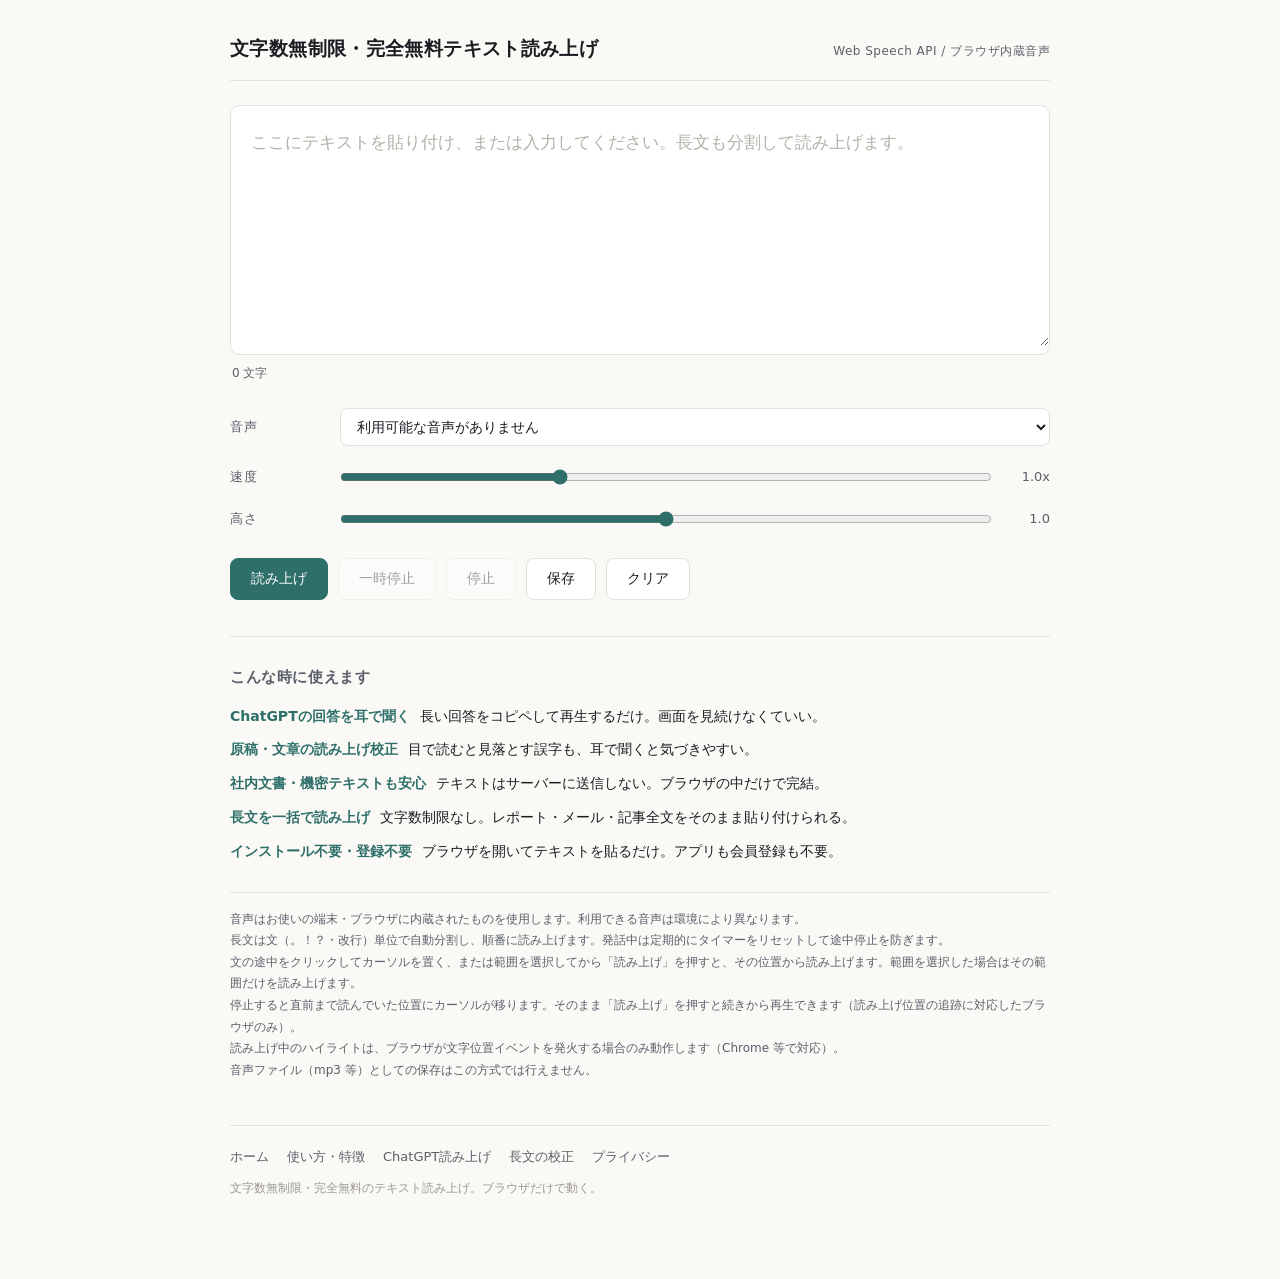
<file: index.html>
<!DOCTYPE html>
<html lang="ja">
<head>
<meta charset="UTF-8">
<meta name="viewport" content="width=device-width, initial-scale=1.0">
<title>文字数無制限・完全無料テキスト読み上げ｜登録不要・送信なし</title>
<meta name="description" content="貼り付けて押すだけ。文字数無制限・登録不要・完全無料のテキスト読み上げツール。入力テキストはサーバーに送信せず、ブラウザ内蔵の音声でそのまま読み上げます。文の途中を選んでその位置から読み上げることもできます。">
<link rel="canonical" href="https://tts-site-c5m.pages.dev/">
<meta name="google-site-verification" content="AQ5RBZ-YAvPwVHQzSS7rhf0BMZcbvvmTsdCmQfSVMoI">
<meta name="robots" content="index, follow">

<!-- OGP -->
<meta property="og:type" content="website">
<meta property="og:title" content="文字数無制限・完全無料テキスト読み上げ｜登録不要・送信なし">
<meta property="og:description" content="貼って押すだけ。文字数無制限・送信なし・登録不要のテキスト読み上げツール。">
<meta property="og:url" content="https://tts-site-c5m.pages.dev/">
<meta property="og:image" content="https://tts-site-c5m.pages.dev/assets/og.png">
<meta property="og:site_name" content="文字数無制限・完全無料テキスト読み上げ">
<meta property="og:locale" content="ja_JP">

<!-- Twitter Card -->
<meta name="twitter:card" content="summary_large_image">
<meta name="twitter:title" content="文字数無制限・完全無料テキスト読み上げ｜登録不要・送信なし">
<meta name="twitter:description" content="貼って押すだけ。文字数無制限・送信なし・登録不要のテキスト読み上げツール。">
<meta name="twitter:image" content="https://tts-site-c5m.pages.dev/assets/og.png">

<link rel="icon" href="assets/favicon.svg" type="image/svg+xml">
<link rel="stylesheet" href="assets/style.css">

<!-- 構造化データ -->
<script type="application/ld+json">
{
  "@context": "https://schema.org",
  "@type": "WebApplication",
  "name": "文字数無制限・完全無料テキスト読み上げ",
  "url": "https://tts-site-c5m.pages.dev/",
  "description": "文字数無制限・完全無料のブラウザ完結型テキスト読み上げツール。入力テキストを外部に送信せず、登録不要で読み上げます。",
  "applicationCategory": "UtilityApplication",
  "operatingSystem": "Web ブラウザ",
  "browserRequirements": "Web Speech API 対応ブラウザ",
  "inLanguage": "ja",
  "offers": { "@type": "Offer", "price": "0", "priceCurrency": "JPY" }
}
</script>
<script type="application/ld+json">
{
  "@context": "https://schema.org",
  "@type": "FAQPage",
  "mainEntity": [
    {
      "@type": "Question",
      "name": "無料で使えますか？",
      "acceptedAnswer": { "@type": "Answer", "text": "はい、完全無料です。登録もログインも不要で、すべての機能を無料で利用できます。" }
    },
    {
      "@type": "Question",
      "name": "文字数の制限はありますか？",
      "acceptedAnswer": { "@type": "Answer", "text": "ありません。長文は文単位で自動分割して連続再生します。ChatGPTの回答やレポート全文など、どれだけ長くても読み上げできます。" }
    },
    {
      "@type": "Question",
      "name": "入力したテキストはサーバーに送信されますか？",
      "acceptedAnswer": { "@type": "Answer", "text": "送信されません。読み上げはブラウザの内蔵機能だけで完結するため、テキストが外部に送られることはありません。社内文書や機密情報でも安心して使えます。" }
    },
    {
      "@type": "Question",
      "name": "アプリのインストールは必要ですか？",
      "acceptedAnswer": { "@type": "Answer", "text": "不要です。Chrome・Edge・Safari などのブラウザで直接使えます。インストールも会員登録も必要ありません。" }
    },
    {
      "@type": "Question",
      "name": "途中から読み上げることはできますか？",
      "acceptedAnswer": { "@type": "Answer", "text": "できます。文の途中をクリックしてカーソルを置いてから「読み上げ」を押すと、その位置から再生します。範囲を選択してから押すと、その部分だけを読み上げます。" }
    },
    {
      "@type": "Question",
      "name": "スマートフォンでも使えますか？",
      "acceptedAnswer": { "@type": "Answer", "text": "使えます。ただしiPhone（Safari）は画面をロックしたりバックグラウンドにすると読み上げが停止します。画面を表示したままお使いください。" }
    }
  ]
}
</script>
</head>
<body>
<div class="wrap">
  <header>
    <h1>文字数無制限・完全無料テキスト読み上げ</h1>
    <span class="sub">Web Speech API / ブラウザ内蔵音声</span>
  </header>

  <div class="editor">
    <div id="highlight" class="layer" aria-hidden="true"></div>
    <textarea id="input" class="layer" aria-label="読み上げるテキスト" placeholder="ここにテキストを貼り付け、または入力してください。長文も分割して読み上げます。"></textarea>
  </div>
  <div class="meta">
    <span id="count">0 文字</span>
    <span id="status" role="status" aria-live="polite"></span>
  </div>

  <div class="controls">
    <div class="row">
      <label class="k" for="voice">音声</label>
      <select id="voice"></select>
    </div>
    <div class="row">
      <label class="k" for="rate">速度</label>
      <div class="slider-row">
        <input type="range" id="rate" min="0.5" max="2" step="0.1" value="1" aria-label="読み上げ速度">
        <span class="val" id="rateVal">1.0x</span>
      </div>
    </div>
    <div class="row">
      <label class="k" for="pitch">高さ</label>
      <div class="slider-row">
        <input type="range" id="pitch" min="0" max="2" step="0.1" value="1" aria-label="声の高さ">
        <span class="val" id="pitchVal">1.0</span>
      </div>
    </div>
  </div>

  <div class="actions">
    <button id="play" class="primary" aria-label="読み上げを開始">読み上げ</button>
    <button id="pause" disabled aria-label="一時停止／再開">一時停止</button>
    <button id="stop" disabled aria-label="読み上げを停止">停止</button>
    <button id="save" aria-label="テキストをファイルに保存">保存</button>
    <button id="clear" aria-label="テキストを消去">クリア</button>
  </div>

  <div id="warn" class="warn" role="alert"></div>

  <section class="feature-section">
    <h2>こんな時に使えます</h2>
    <ul class="feature-list">
      <li><span class="feat-label">ChatGPTの回答を耳で聞く</span>長い回答をコピペして再生するだけ。画面を見続けなくていい。</li>
      <li><span class="feat-label">原稿・文章の読み上げ校正</span>目で読むと見落とす誤字も、耳で聞くと気づきやすい。</li>
      <li><span class="feat-label">社内文書・機密テキストも安心</span>テキストはサーバーに送信しない。ブラウザの中だけで完結。</li>
      <li><span class="feat-label">長文を一括で読み上げ</span>文字数制限なし。レポート・メール・記事全文をそのまま貼り付けられる。</li>
      <li><span class="feat-label">インストール不要・登録不要</span>ブラウザを開いてテキストを貼るだけ。アプリも会員登録も不要。</li>
    </ul>
  </section>

  <div class="note">
    音声はお使いの端末・ブラウザに内蔵されたものを使用します。利用できる音声は環境により異なります。<br>
    長文は文（。！？・改行）単位で自動分割し、順番に読み上げます。発話中は定期的にタイマーをリセットして途中停止を防ぎます。<br>
    文の途中をクリックしてカーソルを置く、または範囲を選択してから「読み上げ」を押すと、その位置から読み上げます。範囲を選択した場合はその範囲だけを読み上げます。<br>
    停止すると直前まで読んでいた位置にカーソルが移ります。そのまま「読み上げ」を押すと続きから再生できます（読み上げ位置の追跡に対応したブラウザのみ）。<br>
    読み上げ中のハイライトは、ブラウザが文字位置イベントを発火する場合のみ動作します（Chrome 等で対応）。<br>
    音声ファイル（mp3 等）としての保存はこの方式では行えません。
  </div>

  <footer class="site-footer">
    <nav>
      <a href="index.html">ホーム</a>
      <a href="about.html">使い方・特徴</a>
      <a href="guide/chatgpt-tts.html">ChatGPT読み上げ</a>
      <a href="guide/long-text-tts.html">長文の校正</a>
      <a href="privacy.html">プライバシー</a>
    </nav>
    <p class="copyright">文字数無制限・完全無料のテキスト読み上げ。ブラウザだけで動く。</p>
  </footer>
</div>

<script src="assets/tts.js"></script>
</body>
</html>
</file>
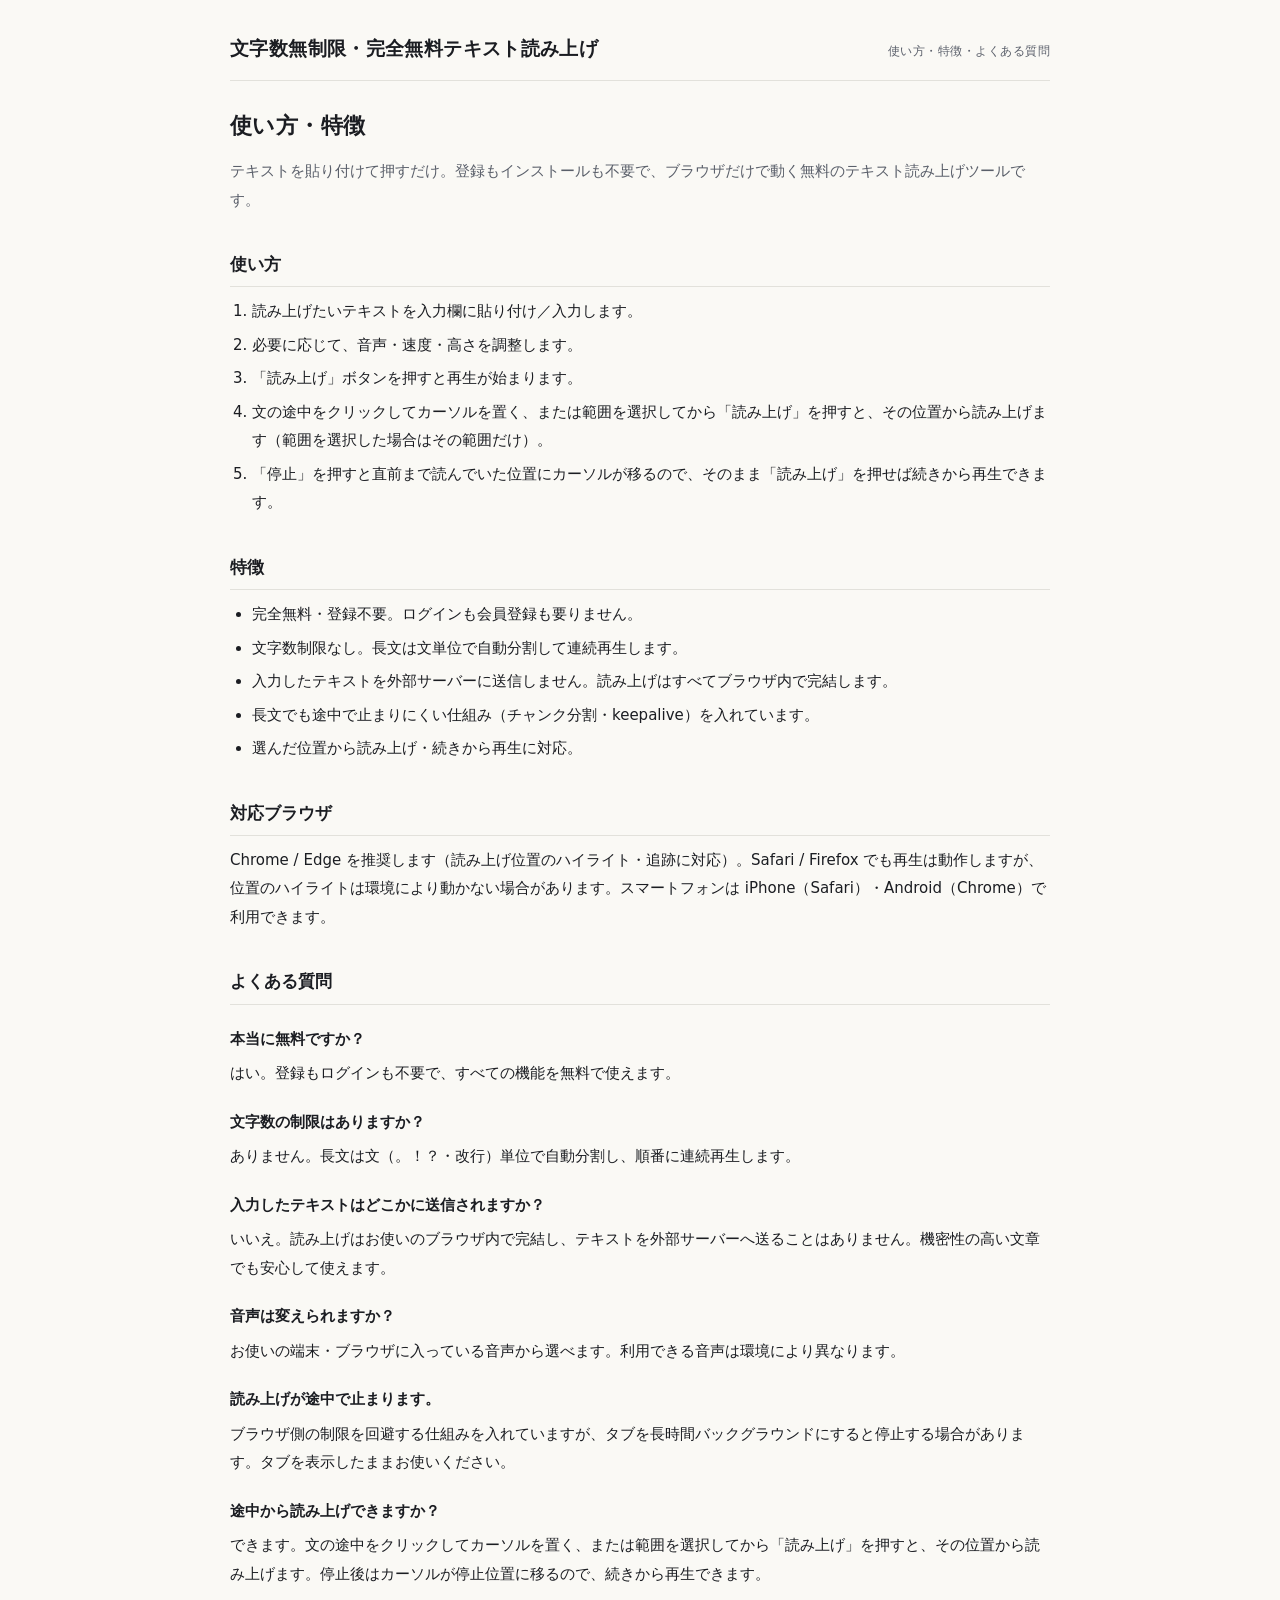
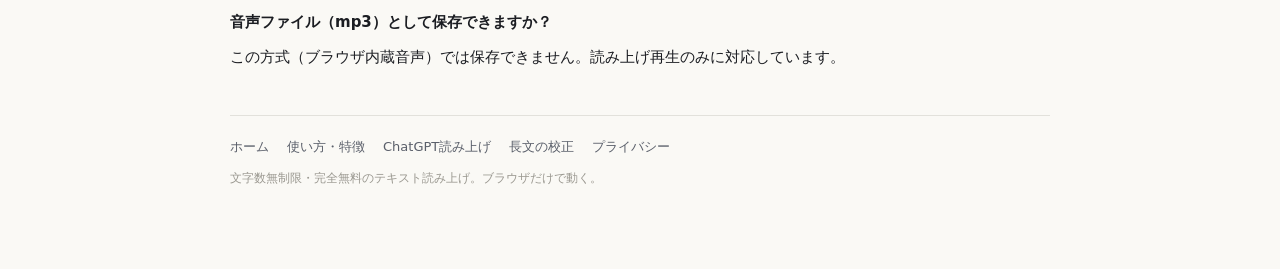
<file: about.html>
<!DOCTYPE html>
<html lang="ja">
<head>
<meta charset="UTF-8">
<meta name="viewport" content="width=device-width, initial-scale=1.0">
<title>無料テキスト読み上げの使い方・特徴・よくある質問｜登録不要・文字数無制限</title>
<meta name="description" content="無料テキスト読み上げツールの使い方と特徴を解説。文字数無制限・登録不要・テキスト送信なし。ChatGPTの回答や長文原稿をブラウザだけで読み上げる方法、途中から再生する方法も紹介。">
<link rel="canonical" href="https://tts-site-c5m.pages.dev/about.html">
<meta name="robots" content="index, follow">
<meta property="og:type" content="article">
<meta property="og:title" content="使い方・特徴・よくある質問｜テキスト読み上げ">
<meta property="og:description" content="完全無料・登録不要のテキスト読み上げツールの使い方と特徴、よくある質問。">
<meta property="og:url" content="https://tts-site-c5m.pages.dev/about.html">
<meta property="og:image" content="https://tts-site-c5m.pages.dev/assets/og.png">
<meta property="og:site_name" content="テキスト読み上げ">
<meta property="og:locale" content="ja_JP">
<link rel="icon" href="assets/favicon.svg" type="image/svg+xml">
<link rel="stylesheet" href="assets/style.css">
</head>
<body>
<div class="wrap">
  <header>
    <a href="index.html" class="brand">文字数無制限・完全無料テキスト読み上げ</a>
    <span class="sub">使い方・特徴・よくある質問</span>
  </header>

  <main class="page">
    <h1>使い方・特徴</h1>
    <p class="lead">テキストを貼り付けて押すだけ。登録もインストールも不要で、ブラウザだけで動く無料のテキスト読み上げツールです。</p>

    <h2>使い方</h2>
    <ol>
      <li>読み上げたいテキストを入力欄に貼り付け／入力します。</li>
      <li>必要に応じて、音声・速度・高さを調整します。</li>
      <li>「読み上げ」ボタンを押すと再生が始まります。</li>
      <li>文の途中をクリックしてカーソルを置く、または範囲を選択してから「読み上げ」を押すと、その位置から読み上げます（範囲を選択した場合はその範囲だけ）。</li>
      <li>「停止」を押すと直前まで読んでいた位置にカーソルが移るので、そのまま「読み上げ」を押せば続きから再生できます。</li>
    </ol>

    <h2>特徴</h2>
    <ul>
      <li>完全無料・登録不要。ログインも会員登録も要りません。</li>
      <li>文字数制限なし。長文は文単位で自動分割して連続再生します。</li>
      <li>入力したテキストを外部サーバーに送信しません。読み上げはすべてブラウザ内で完結します。</li>
      <li>長文でも途中で止まりにくい仕組み（チャンク分割・keepalive）を入れています。</li>
      <li>選んだ位置から読み上げ・続きから再生に対応。</li>
    </ul>

    <h2>対応ブラウザ</h2>
    <p>Chrome / Edge を推奨します（読み上げ位置のハイライト・追跡に対応）。Safari / Firefox でも再生は動作しますが、位置のハイライトは環境により動かない場合があります。スマートフォンは iPhone（Safari）・Android（Chrome）で利用できます。</p>

    <h2>よくある質問</h2>
    <dl class="faq">
      <dt>本当に無料ですか？</dt>
      <dd>はい。登録もログインも不要で、すべての機能を無料で使えます。</dd>

      <dt>文字数の制限はありますか？</dt>
      <dd>ありません。長文は文（。！？・改行）単位で自動分割し、順番に連続再生します。</dd>

      <dt>入力したテキストはどこかに送信されますか？</dt>
      <dd>いいえ。読み上げはお使いのブラウザ内で完結し、テキストを外部サーバーへ送ることはありません。機密性の高い文章でも安心して使えます。</dd>

      <dt>音声は変えられますか？</dt>
      <dd>お使いの端末・ブラウザに入っている音声から選べます。利用できる音声は環境により異なります。</dd>

      <dt>読み上げが途中で止まります。</dt>
      <dd>ブラウザ側の制限を回避する仕組みを入れていますが、タブを長時間バックグラウンドにすると停止する場合があります。タブを表示したままお使いください。</dd>

      <dt>途中から読み上げできますか？</dt>
      <dd>できます。文の途中をクリックしてカーソルを置く、または範囲を選択してから「読み上げ」を押すと、その位置から読み上げます。停止後はカーソルが停止位置に移るので、続きから再生できます。</dd>

      <dt>音声ファイル（mp3）として保存できますか？</dt>
      <dd>この方式（ブラウザ内蔵音声）では保存できません。読み上げ再生のみに対応しています。</dd>
    </dl>
  </main>

  <footer class="site-footer">
    <nav>
      <a href="index.html">ホーム</a>
      <a href="about.html">使い方・特徴</a>
      <a href="guide/chatgpt-tts.html">ChatGPT読み上げ</a>
      <a href="guide/long-text-tts.html">長文の校正</a>
      <a href="privacy.html">プライバシー</a>
    </nav>
    <p class="copyright">文字数無制限・完全無料のテキスト読み上げ。ブラウザだけで動く。</p>
  </footer>
</div>
</body>
</html>
</file>
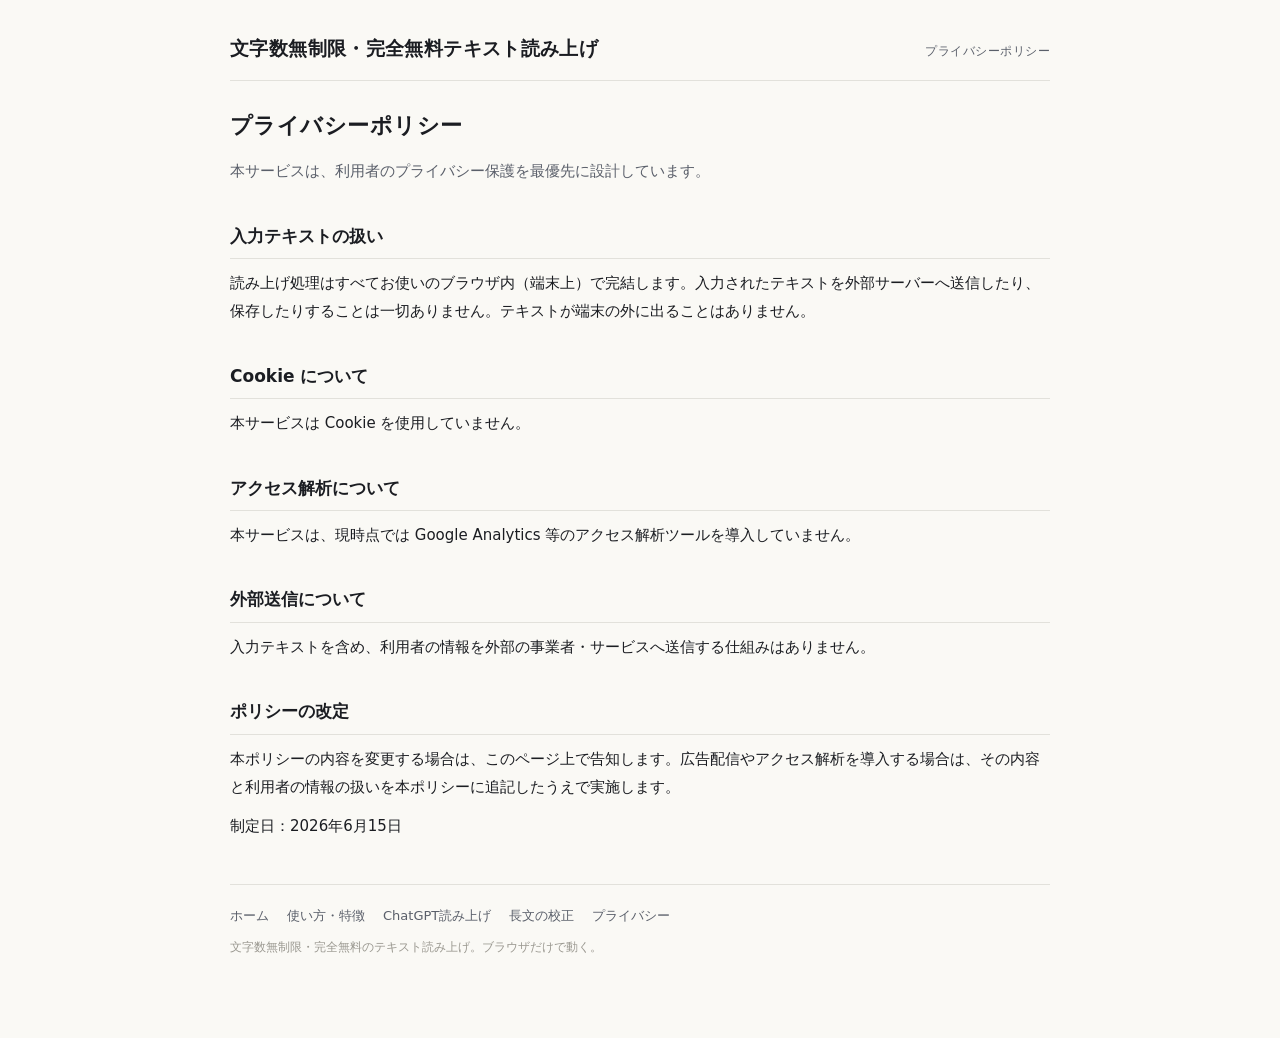
<file: privacy.html>
<!DOCTYPE html>
<html lang="ja">
<head>
<meta charset="UTF-8">
<meta name="viewport" content="width=device-width, initial-scale=1.0">
<title>プライバシーポリシー｜テキスト読み上げ</title>
<meta name="description" content="テキスト読み上げツールのプライバシーポリシー。入力テキストは外部に送信せず、ブラウザ内で完結します。Cookie・アクセス解析は使用していません。">
<link rel="canonical" href="https://tts-site-c5m.pages.dev/privacy.html">
<meta name="robots" content="index, follow">
<meta property="og:type" content="article">
<meta property="og:title" content="プライバシーポリシー｜テキスト読み上げ">
<meta property="og:description" content="入力テキストは外部に送信せず、ブラウザ内で完結します。">
<meta property="og:url" content="https://tts-site-c5m.pages.dev/privacy.html">
<meta property="og:image" content="https://tts-site-c5m.pages.dev/assets/og.png">
<meta property="og:site_name" content="テキスト読み上げ">
<meta property="og:locale" content="ja_JP">
<link rel="icon" href="assets/favicon.svg" type="image/svg+xml">
<link rel="stylesheet" href="assets/style.css">
</head>
<body>
<div class="wrap">
  <header>
    <a href="index.html" class="brand">文字数無制限・完全無料テキスト読み上げ</a>
    <span class="sub">プライバシーポリシー</span>
  </header>

  <main class="page">
    <h1>プライバシーポリシー</h1>
    <p class="lead">本サービスは、利用者のプライバシー保護を最優先に設計しています。</p>

    <h2>入力テキストの扱い</h2>
    <p>読み上げ処理はすべてお使いのブラウザ内（端末上）で完結します。入力されたテキストを外部サーバーへ送信したり、保存したりすることは一切ありません。テキストが端末の外に出ることはありません。</p>

    <h2>Cookie について</h2>
    <p>本サービスは Cookie を使用していません。</p>

    <h2>アクセス解析について</h2>
    <p>本サービスは、現時点では Google Analytics 等のアクセス解析ツールを導入していません。</p>

    <h2>外部送信について</h2>
    <p>入力テキストを含め、利用者の情報を外部の事業者・サービスへ送信する仕組みはありません。</p>

    <h2>ポリシーの改定</h2>
    <p>本ポリシーの内容を変更する場合は、このページ上で告知します。広告配信やアクセス解析を導入する場合は、その内容と利用者の情報の扱いを本ポリシーに追記したうえで実施します。</p>

    <p>制定日：2026年6月15日</p>
  </main>

  <footer class="site-footer">
    <nav>
      <a href="index.html">ホーム</a>
      <a href="about.html">使い方・特徴</a>
      <a href="guide/chatgpt-tts.html">ChatGPT読み上げ</a>
      <a href="guide/long-text-tts.html">長文の校正</a>
      <a href="privacy.html">プライバシー</a>
    </nav>
    <p class="copyright">文字数無制限・完全無料のテキスト読み上げ。ブラウザだけで動く。</p>
  </footer>
</div>
</body>
</html>
</file>
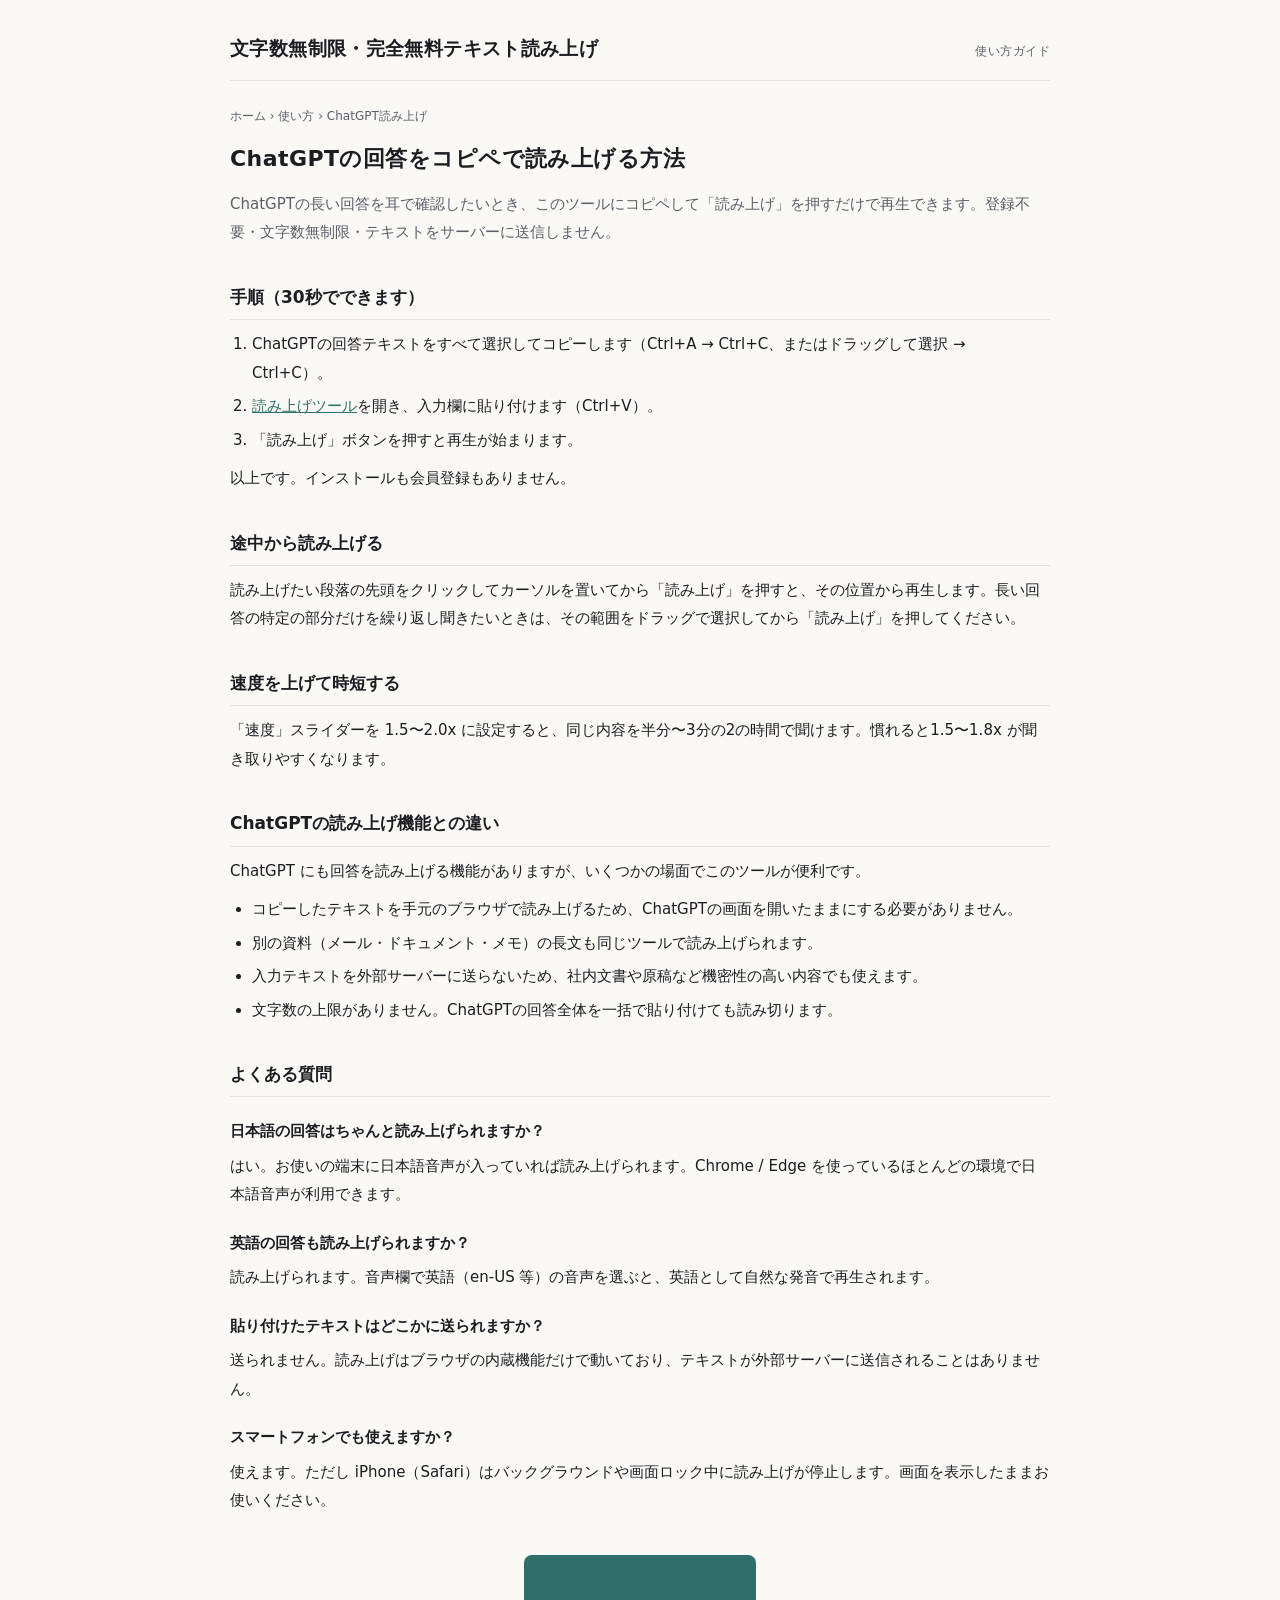
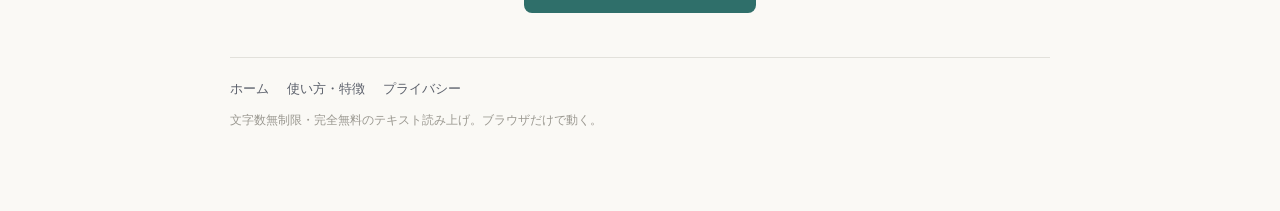
<file: guide/chatgpt-tts.html>
<!DOCTYPE html>
<html lang="ja">
<head>
<meta charset="UTF-8">
<meta name="viewport" content="width=device-width, initial-scale=1.0">
<title>ChatGPTの回答をコピペで読み上げる方法｜テキスト読み上げ</title>
<meta name="description" content="ChatGPTの長い回答を耳で聞く方法を解説。コピペして「読み上げ」を押すだけ。登録不要・文字数無制限・テキストをサーバーに送信しないブラウザ完結ツールで、ChatGPTの回答を読み上げます。">
<link rel="canonical" href="https://tts-site-c5m.pages.dev/guide/chatgpt-tts.html">
<meta name="robots" content="index, follow">
<meta property="og:type" content="article">
<meta property="og:title" content="ChatGPTの回答をコピペで読み上げる方法">
<meta property="og:description" content="ChatGPTの長い回答を耳で聞く方法を解説。コピペして「読み上げ」を押すだけ。">
<meta property="og:url" content="https://tts-site-c5m.pages.dev/guide/chatgpt-tts.html">
<meta property="og:image" content="https://tts-site-c5m.pages.dev/assets/og.png">
<meta property="og:site_name" content="テキスト読み上げ">
<meta property="og:locale" content="ja_JP">
<meta name="twitter:card" content="summary_large_image">
<meta name="twitter:title" content="ChatGPTの回答をコピペで読み上げる方法">
<meta name="twitter:description" content="ChatGPTの長い回答を耳で聞く方法を解説。コピペして「読み上げ」を押すだけ。">
<meta name="twitter:image" content="https://tts-site-c5m.pages.dev/assets/og.png">
<link rel="icon" href="../assets/favicon.svg" type="image/svg+xml">
<link rel="stylesheet" href="../assets/style.css">

<script type="application/ld+json">
{
  "@context": "https://schema.org",
  "@type": "Article",
  "headline": "ChatGPTの回答をコピペで読み上げる方法",
  "description": "ChatGPTの長い回答を耳で聞く方法。コピペして「読み上げ」を押すだけで文字数無制限に読み上げます。",
  "url": "https://tts-site-c5m.pages.dev/guide/chatgpt-tts.html",
  "inLanguage": "ja",
  "publisher": {
    "@type": "Organization",
    "name": "テキスト読み上げ",
    "url": "https://tts-site-c5m.pages.dev/"
  }
}
</script>
</head>
<body>
<div class="wrap">
  <header>
    <a href="../index.html" class="brand">文字数無制限・完全無料テキスト読み上げ</a>
    <span class="sub">使い方ガイド</span>
  </header>

  <main class="page">
    <p class="page-breadcrumb"><a href="../index.html">ホーム</a> &rsaquo; <a href="../about.html">使い方</a> &rsaquo; ChatGPT読み上げ</p>

    <h1>ChatGPTの回答をコピペで読み上げる方法</h1>
    <p class="lead">ChatGPTの長い回答を耳で確認したいとき、このツールにコピペして「読み上げ」を押すだけで再生できます。登録不要・文字数無制限・テキストをサーバーに送信しません。</p>

    <h2>手順（30秒でできます）</h2>
    <ol>
      <li>ChatGPTの回答テキストをすべて選択してコピーします（Ctrl+A → Ctrl+C、またはドラッグして選択 → Ctrl+C）。</li>
      <li><a href="../index.html">読み上げツール</a>を開き、入力欄に貼り付けます（Ctrl+V）。</li>
      <li>「読み上げ」ボタンを押すと再生が始まります。</li>
    </ol>

    <p>以上です。インストールも会員登録もありません。</p>

    <h2>途中から読み上げる</h2>
    <p>読み上げたい段落の先頭をクリックしてカーソルを置いてから「読み上げ」を押すと、その位置から再生します。長い回答の特定の部分だけを繰り返し聞きたいときは、その範囲をドラッグで選択してから「読み上げ」を押してください。</p>

    <h2>速度を上げて時短する</h2>
    <p>「速度」スライダーを 1.5〜2.0x に設定すると、同じ内容を半分〜3分の2の時間で聞けます。慣れると1.5〜1.8x が聞き取りやすくなります。</p>

    <h2>ChatGPTの読み上げ機能との違い</h2>
    <p>ChatGPT にも回答を読み上げる機能がありますが、いくつかの場面でこのツールが便利です。</p>
    <ul>
      <li>コピーしたテキストを手元のブラウザで読み上げるため、ChatGPTの画面を開いたままにする必要がありません。</li>
      <li>別の資料（メール・ドキュメント・メモ）の長文も同じツールで読み上げられます。</li>
      <li>入力テキストを外部サーバーに送らないため、社内文書や原稿など機密性の高い内容でも使えます。</li>
      <li>文字数の上限がありません。ChatGPTの回答全体を一括で貼り付けても読み切ります。</li>
    </ul>

    <h2>よくある質問</h2>
    <dl class="faq">
      <dt>日本語の回答はちゃんと読み上げられますか？</dt>
      <dd>はい。お使いの端末に日本語音声が入っていれば読み上げられます。Chrome / Edge を使っているほとんどの環境で日本語音声が利用できます。</dd>

      <dt>英語の回答も読み上げられますか？</dt>
      <dd>読み上げられます。音声欄で英語（en-US 等）の音声を選ぶと、英語として自然な発音で再生されます。</dd>

      <dt>貼り付けたテキストはどこかに送られますか？</dt>
      <dd>送られません。読み上げはブラウザの内蔵機能だけで動いており、テキストが外部サーバーに送信されることはありません。</dd>

      <dt>スマートフォンでも使えますか？</dt>
      <dd>使えます。ただし iPhone（Safari）はバックグラウンドや画面ロック中に読み上げが停止します。画面を表示したままお使いください。</dd>
    </dl>

    <div class="cta-block">
      <a href="../index.html" class="cta-btn">読み上げツールを使う</a>
    </div>
  </main>

  <footer class="site-footer">
    <nav>
      <a href="../index.html">ホーム</a>
      <a href="../about.html">使い方・特徴</a>
      <a href="../privacy.html">プライバシー</a>
    </nav>
    <p class="copyright">文字数無制限・完全無料のテキスト読み上げ。ブラウザだけで動く。</p>
  </footer>
</div>
</body>
</html>
</file>
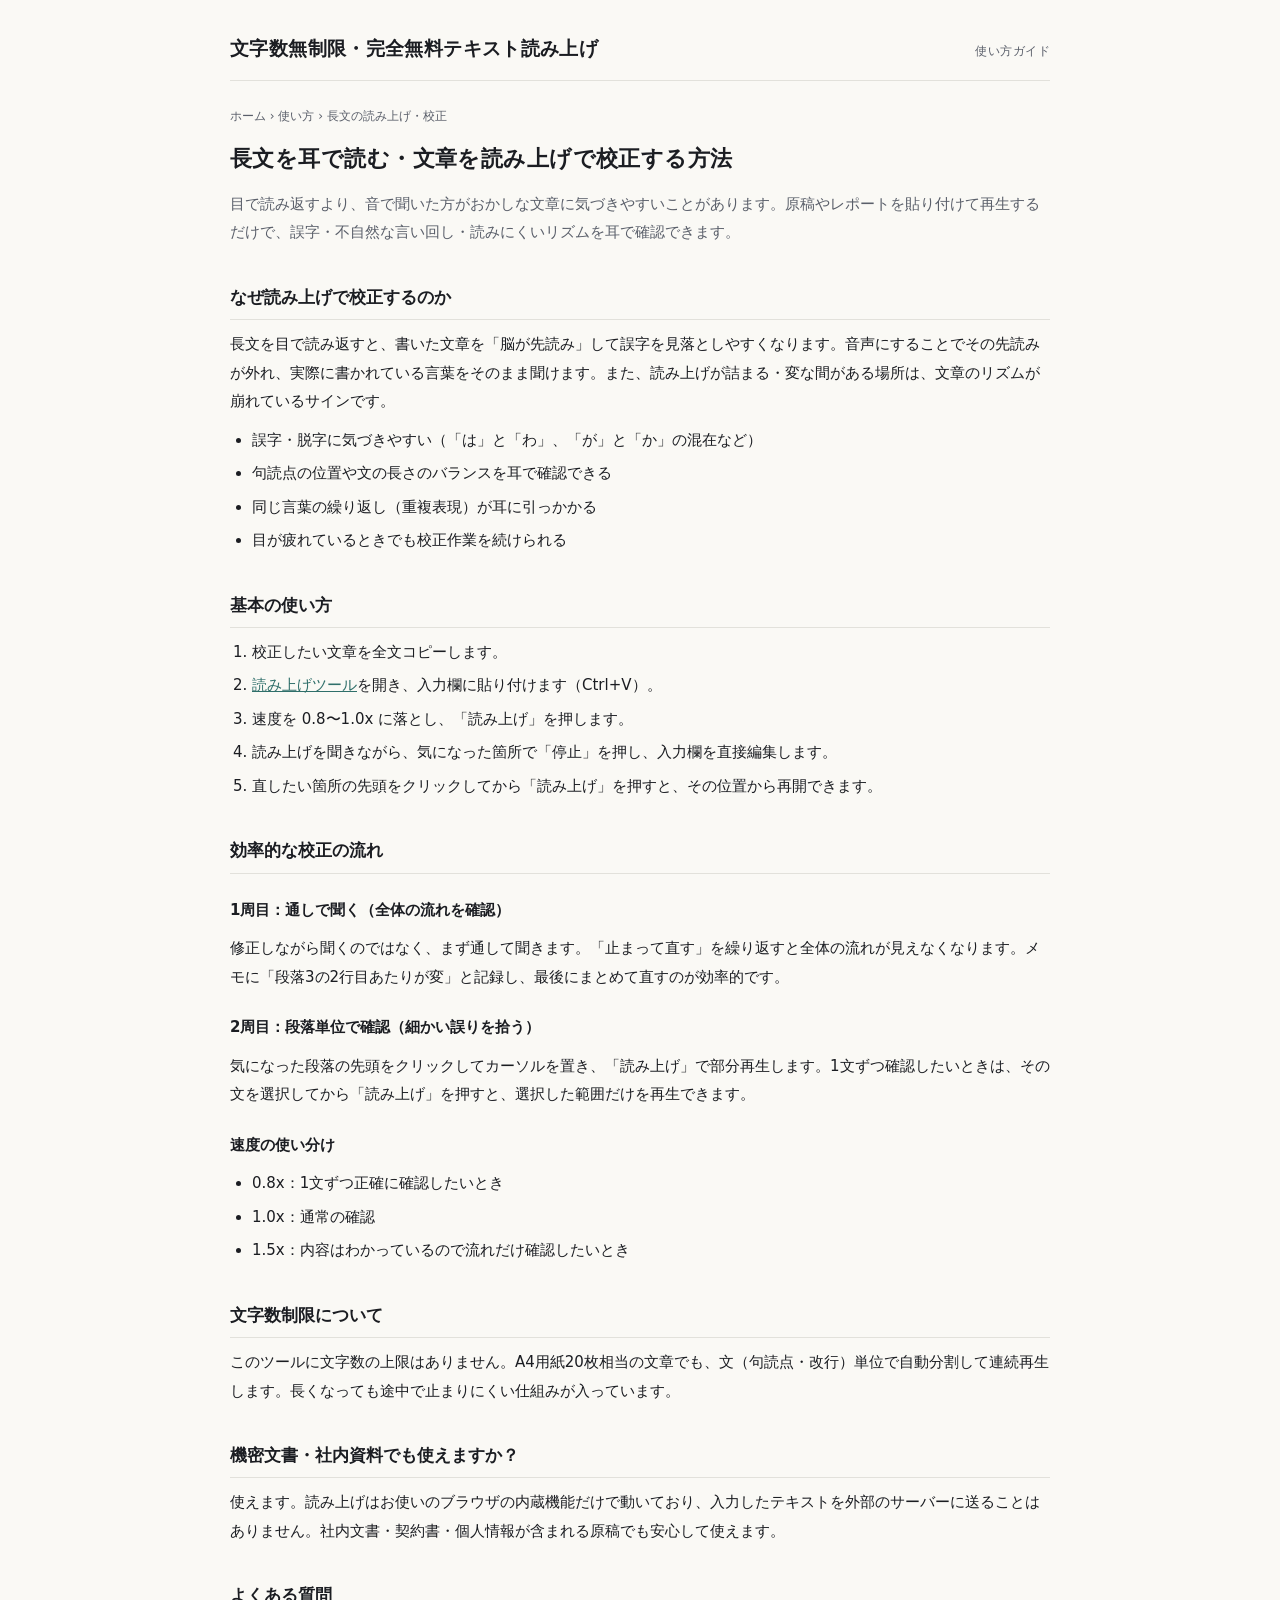
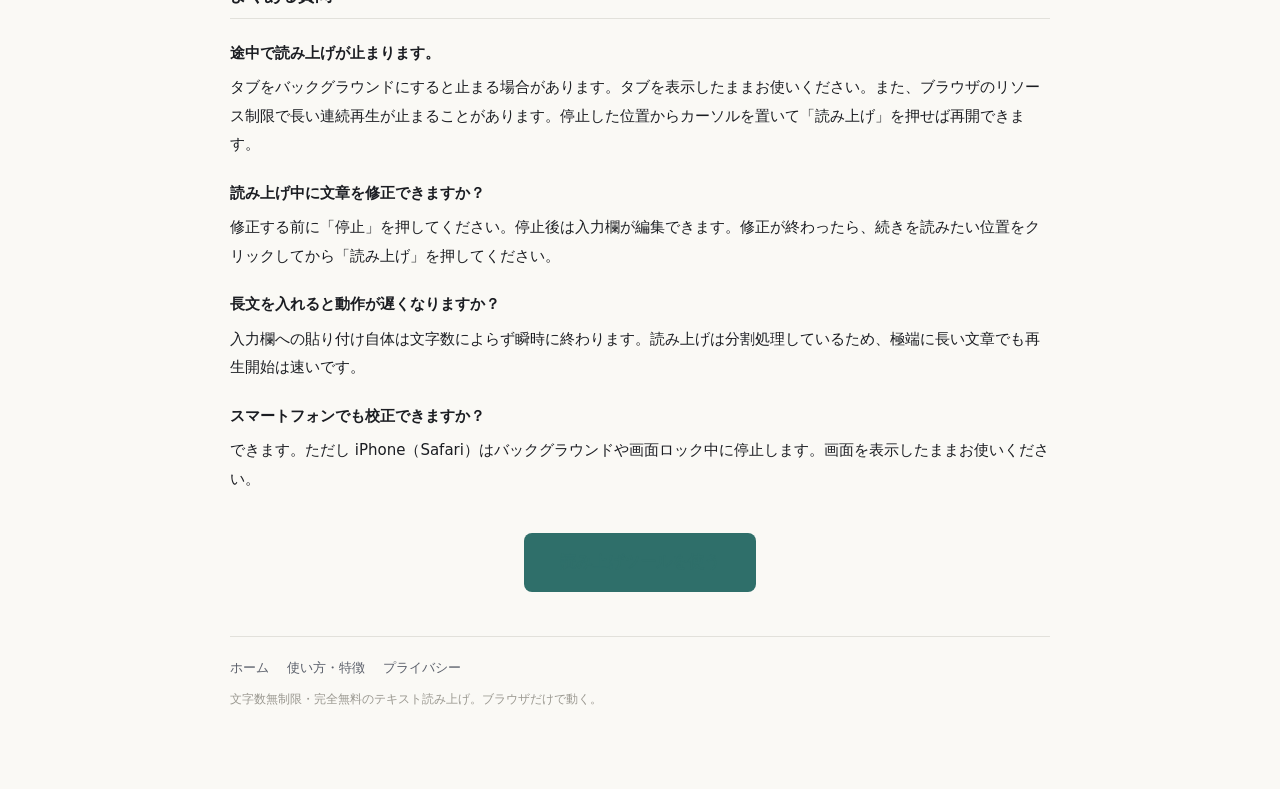
<file: guide/long-text-tts.html>
<!DOCTYPE html>
<html lang="ja">
<head>
<meta charset="UTF-8">
<meta name="viewport" content="width=device-width, initial-scale=1.0">
<title>長文を耳で読む・文章を読み上げで校正する方法｜テキスト読み上げ</title>
<meta name="description" content="長文原稿やレポートを読み上げで校正する方法を解説。ブラウザに貼り付けて再生するだけ。登録不要・文字数無制限・テキストをサーバーに送信しない完全無料ツール。誤字・不自然な文章を耳で気づく実践テクニック付き。">
<link rel="canonical" href="https://tts-site-c5m.pages.dev/guide/long-text-tts.html">
<meta name="robots" content="index, follow">
<meta property="og:type" content="article">
<meta property="og:title" content="長文を耳で読む・文章を読み上げで校正する方法">
<meta property="og:description" content="長文原稿やレポートを読み上げで校正する方法を解説。ブラウザに貼り付けて再生するだけ。登録不要・文字数無制限。">
<meta property="og:url" content="https://tts-site-c5m.pages.dev/guide/long-text-tts.html">
<meta property="og:image" content="https://tts-site-c5m.pages.dev/assets/og.png">
<meta property="og:site_name" content="テキスト読み上げ">
<meta property="og:locale" content="ja_JP">
<meta name="twitter:card" content="summary_large_image">
<meta name="twitter:title" content="長文を耳で読む・文章を読み上げで校正する方法">
<meta name="twitter:description" content="長文原稿やレポートを読み上げで校正する方法を解説。ブラウザに貼り付けて再生するだけ。">
<meta name="twitter:image" content="https://tts-site-c5m.pages.dev/assets/og.png">
<link rel="icon" href="../assets/favicon.svg" type="image/svg+xml">
<link rel="stylesheet" href="../assets/style.css">

<script type="application/ld+json">
{
  "@context": "https://schema.org",
  "@type": "Article",
  "headline": "長文を耳で読む・文章を読み上げで校正する方法",
  "description": "長文原稿やレポートを読み上げで校正する方法。ブラウザに貼り付けて再生するだけ。登録不要・文字数無制限。",
  "url": "https://tts-site-c5m.pages.dev/guide/long-text-tts.html",
  "inLanguage": "ja",
  "publisher": {
    "@type": "Organization",
    "name": "テキスト読み上げ",
    "url": "https://tts-site-c5m.pages.dev/"
  }
}
</script>
</head>
<body>
<div class="wrap">
  <header>
    <a href="../index.html" class="brand">文字数無制限・完全無料テキスト読み上げ</a>
    <span class="sub">使い方ガイド</span>
  </header>

  <main class="page">
    <p class="page-breadcrumb"><a href="../index.html">ホーム</a> &rsaquo; <a href="../about.html">使い方</a> &rsaquo; 長文の読み上げ・校正</p>

    <h1>長文を耳で読む・文章を読み上げで校正する方法</h1>
    <p class="lead">目で読み返すより、音で聞いた方がおかしな文章に気づきやすいことがあります。原稿やレポートを貼り付けて再生するだけで、誤字・不自然な言い回し・読みにくいリズムを耳で確認できます。</p>

    <h2>なぜ読み上げで校正するのか</h2>
    <p>長文を目で読み返すと、書いた文章を「脳が先読み」して誤字を見落としやすくなります。音声にすることでその先読みが外れ、実際に書かれている言葉をそのまま聞けます。また、読み上げが詰まる・変な間がある場所は、文章のリズムが崩れているサインです。</p>
    <ul>
      <li>誤字・脱字に気づきやすい（「は」と「わ」、「が」と「か」の混在など）</li>
      <li>句読点の位置や文の長さのバランスを耳で確認できる</li>
      <li>同じ言葉の繰り返し（重複表現）が耳に引っかかる</li>
      <li>目が疲れているときでも校正作業を続けられる</li>
    </ul>

    <h2>基本の使い方</h2>
    <ol>
      <li>校正したい文章を全文コピーします。</li>
      <li><a href="../index.html">読み上げツール</a>を開き、入力欄に貼り付けます（Ctrl+V）。</li>
      <li>速度を 0.8〜1.0x に落とし、「読み上げ」を押します。</li>
      <li>読み上げを聞きながら、気になった箇所で「停止」を押し、入力欄を直接編集します。</li>
      <li>直したい箇所の先頭をクリックしてから「読み上げ」を押すと、その位置から再開できます。</li>
    </ol>

    <h2>効率的な校正の流れ</h2>
    <h3>1周目：通しで聞く（全体の流れを確認）</h3>
    <p>修正しながら聞くのではなく、まず通して聞きます。「止まって直す」を繰り返すと全体の流れが見えなくなります。メモに「段落3の2行目あたりが変」と記録し、最後にまとめて直すのが効率的です。</p>

    <h3>2周目：段落単位で確認（細かい誤りを拾う）</h3>
    <p>気になった段落の先頭をクリックしてカーソルを置き、「読み上げ」で部分再生します。1文ずつ確認したいときは、その文を選択してから「読み上げ」を押すと、選択した範囲だけを再生できます。</p>

    <h3>速度の使い分け</h3>
    <ul>
      <li>0.8x：1文ずつ正確に確認したいとき</li>
      <li>1.0x：通常の確認</li>
      <li>1.5x：内容はわかっているので流れだけ確認したいとき</li>
    </ul>

    <h2>文字数制限について</h2>
    <p>このツールに文字数の上限はありません。A4用紙20枚相当の文章でも、文（句読点・改行）単位で自動分割して連続再生します。長くなっても途中で止まりにくい仕組みが入っています。</p>

    <h2>機密文書・社内資料でも使えますか？</h2>
    <p>使えます。読み上げはお使いのブラウザの内蔵機能だけで動いており、入力したテキストを外部のサーバーに送ることはありません。社内文書・契約書・個人情報が含まれる原稿でも安心して使えます。</p>

    <h2>よくある質問</h2>
    <dl class="faq">
      <dt>途中で読み上げが止まります。</dt>
      <dd>タブをバックグラウンドにすると止まる場合があります。タブを表示したままお使いください。また、ブラウザのリソース制限で長い連続再生が止まることがあります。停止した位置からカーソルを置いて「読み上げ」を押せば再開できます。</dd>

      <dt>読み上げ中に文章を修正できますか？</dt>
      <dd>修正する前に「停止」を押してください。停止後は入力欄が編集できます。修正が終わったら、続きを読みたい位置をクリックしてから「読み上げ」を押してください。</dd>

      <dt>長文を入れると動作が遅くなりますか？</dt>
      <dd>入力欄への貼り付け自体は文字数によらず瞬時に終わります。読み上げは分割処理しているため、極端に長い文章でも再生開始は速いです。</dd>

      <dt>スマートフォンでも校正できますか？</dt>
      <dd>できます。ただし iPhone（Safari）はバックグラウンドや画面ロック中に停止します。画面を表示したままお使いください。</dd>
    </dl>

    <div class="cta-block">
      <a href="../index.html" class="cta-btn">読み上げツールを使う</a>
    </div>
  </main>

  <footer class="site-footer">
    <nav>
      <a href="../index.html">ホーム</a>
      <a href="../about.html">使い方・特徴</a>
      <a href="../privacy.html">プライバシー</a>
    </nav>
    <p class="copyright">文字数無制限・完全無料のテキスト読み上げ。ブラウザだけで動く。</p>
  </footer>
</div>
</body>
</html>
</file>
<file: assets/style.css>
/* テキスト読み上げサイト 共通スタイル */
:root {
  --ink: #1b1d22;
  --ink-soft: #5a5f6a;
  --line: #e2e1db;
  --paper: #faf9f5;
  --panel: #ffffff;
  --accent: #2f6f6a;
  --mark: #fbe9b0;
}
* { box-sizing: border-box; margin: 0; padding: 0; }
html, body { height: 100%; }
body {
  font-family: "Hiragino Sans", "Hiragino Kaku Gothic ProN", "Yu Gothic", Meiryo, system-ui, sans-serif;
  background: var(--paper);
  color: var(--ink);
  line-height: 1.7;
  -webkit-font-smoothing: antialiased;
}
.wrap { max-width: 860px; margin: 0 auto; padding: 32px 20px 80px; }
header {
  display: flex; align-items: baseline; justify-content: space-between;
  flex-wrap: wrap; gap: 8px;
  border-bottom: 1px solid var(--line); padding-bottom: 16px; margin-bottom: 24px;
}
h1 { font-size: 19px; font-weight: 600; letter-spacing: 0.02em; }
.brand { font-size: 19px; font-weight: 600; letter-spacing: 0.02em; color: var(--ink); text-decoration: none; }
.brand:hover { color: var(--accent); }
.sub { font-size: 12px; color: var(--ink-soft); letter-spacing: 0.04em; }

/* エディタ */
.editor { position: relative; background: var(--panel); border: 1px solid var(--line); border-radius: 10px; overflow: hidden; }
.layer { font-size: 17px; line-height: 1.9; padding: 20px; white-space: pre-wrap; word-break: break-word; }
#highlight { position: absolute; inset: 0; color: transparent; pointer-events: none; overflow-y: auto; }
#highlight mark { background: var(--mark); color: transparent; border-radius: 3px; }
#input {
  position: relative; width: 100%; min-height: 240px;
  border: none; outline: none; resize: vertical; background: transparent;
  color: var(--ink); font-family: inherit;
}
#input::placeholder { color: #b3b1a8; }

.meta { display: flex; justify-content: space-between; font-size: 12px; color: var(--ink-soft); margin: 8px 2px 24px; }

.controls { display: grid; gap: 20px; }
.row { display: grid; grid-template-columns: 96px 1fr; align-items: center; gap: 14px; }
label.k { font-size: 13px; color: var(--ink-soft); letter-spacing: 0.04em; }
select {
  width: 100%; padding: 9px 12px; border: 1px solid var(--line); border-radius: 8px;
  background: var(--panel); color: var(--ink); font-family: inherit; font-size: 14px;
}
.slider-row { display: flex; align-items: center; gap: 12px; }
input[type=range] { flex: 1; accent-color: var(--accent); }
.val { width: 46px; text-align: right; font-variant-numeric: tabular-nums; font-size: 13px; color: var(--ink-soft); }

.actions { display: flex; gap: 10px; margin-top: 28px; flex-wrap: wrap; }
button {
  font-family: inherit; font-size: 14px; border-radius: 8px; border: 1px solid var(--line);
  background: var(--panel); color: var(--ink); padding: 11px 20px; cursor: pointer;
  transition: background .15s, border-color .15s, opacity .15s;
}
button:hover { background: #f1f0ea; }
button.primary { background: var(--accent); border-color: var(--accent); color: #fff; }
button.primary:hover { background: #275b57; }
button:disabled { opacity: .4; cursor: not-allowed; }
button:focus-visible { outline: 2px solid var(--accent); outline-offset: 2px; }

.note { margin-top: 28px; font-size: 12px; color: var(--ink-soft); border-top: 1px solid var(--line); padding-top: 16px; line-height: 1.8; }
.warn {
  display: none; margin-top: 16px; padding: 12px 14px; background: #fdeeea;
  border: 1px solid #f3c4b8; border-radius: 8px; font-size: 13px; color: #8a3320;
}

/* フッター（全ページ共通） */
.site-footer { margin-top: 44px; border-top: 1px solid var(--line); padding-top: 20px; font-size: 13px; color: var(--ink-soft); }
.site-footer nav { display: flex; gap: 18px; flex-wrap: wrap; margin-bottom: 10px; }
.site-footer a { color: var(--ink-soft); text-decoration: none; }
.site-footer a:hover { color: var(--accent); text-decoration: underline; }
.site-footer .copyright { font-size: 12px; color: #9a9890; }

/* 文章ページ（about / privacy） */
.page { font-size: 15px; line-height: 1.9; }
.page h1 { font-size: 22px; margin-bottom: 8px; }
.page .lead { color: var(--ink-soft); margin-bottom: 28px; }
.page h2 { font-size: 17px; margin: 34px 0 10px; padding-bottom: 6px; border-bottom: 1px solid var(--line); }
.page h3 { font-size: 15px; margin: 22px 0 6px; }
.page p { margin: 10px 0; }
.page ul, .page ol { margin: 10px 0 10px 22px; }
.page li { margin: 5px 0; }
.page a { color: var(--accent); }
.page .faq dt { font-weight: 600; margin-top: 20px; }
.page .faq dd { margin: 6px 0 0; }

/* トップページ：特徴セクション */
.feature-section { margin-top: 36px; padding-top: 28px; border-top: 1px solid var(--line); }
.feature-section h2 { font-size: 15px; font-weight: 600; color: var(--ink-soft); margin-bottom: 14px; letter-spacing: 0.04em; }
.feature-list { list-style: none; display: grid; gap: 10px; }
.feature-list li { font-size: 14px; line-height: 1.7; display: flex; gap: 10px; }
.feat-label { font-weight: 600; color: var(--accent); white-space: nowrap; }

/* ガイド記事：パンくず */
.page-breadcrumb { font-size: 12px; color: var(--ink-soft); margin-bottom: 20px; }
.page-breadcrumb a { color: var(--ink-soft); text-decoration: none; }
.page-breadcrumb a:hover { color: var(--accent); text-decoration: underline; }

/* ガイド記事：CTAブロック */
.cta-block { margin: 40px 0 16px; text-align: center; }
.cta-btn {
  display: inline-block; padding: 14px 36px;
  background: var(--accent); color: #fff; border-radius: 8px;
  font-size: 16px; font-weight: 600; text-decoration: none;
  transition: background .15s;
}
.cta-btn:hover { background: #275b57; }

@media (max-width: 560px) { .row { grid-template-columns: 72px 1fr; } }
</file>
